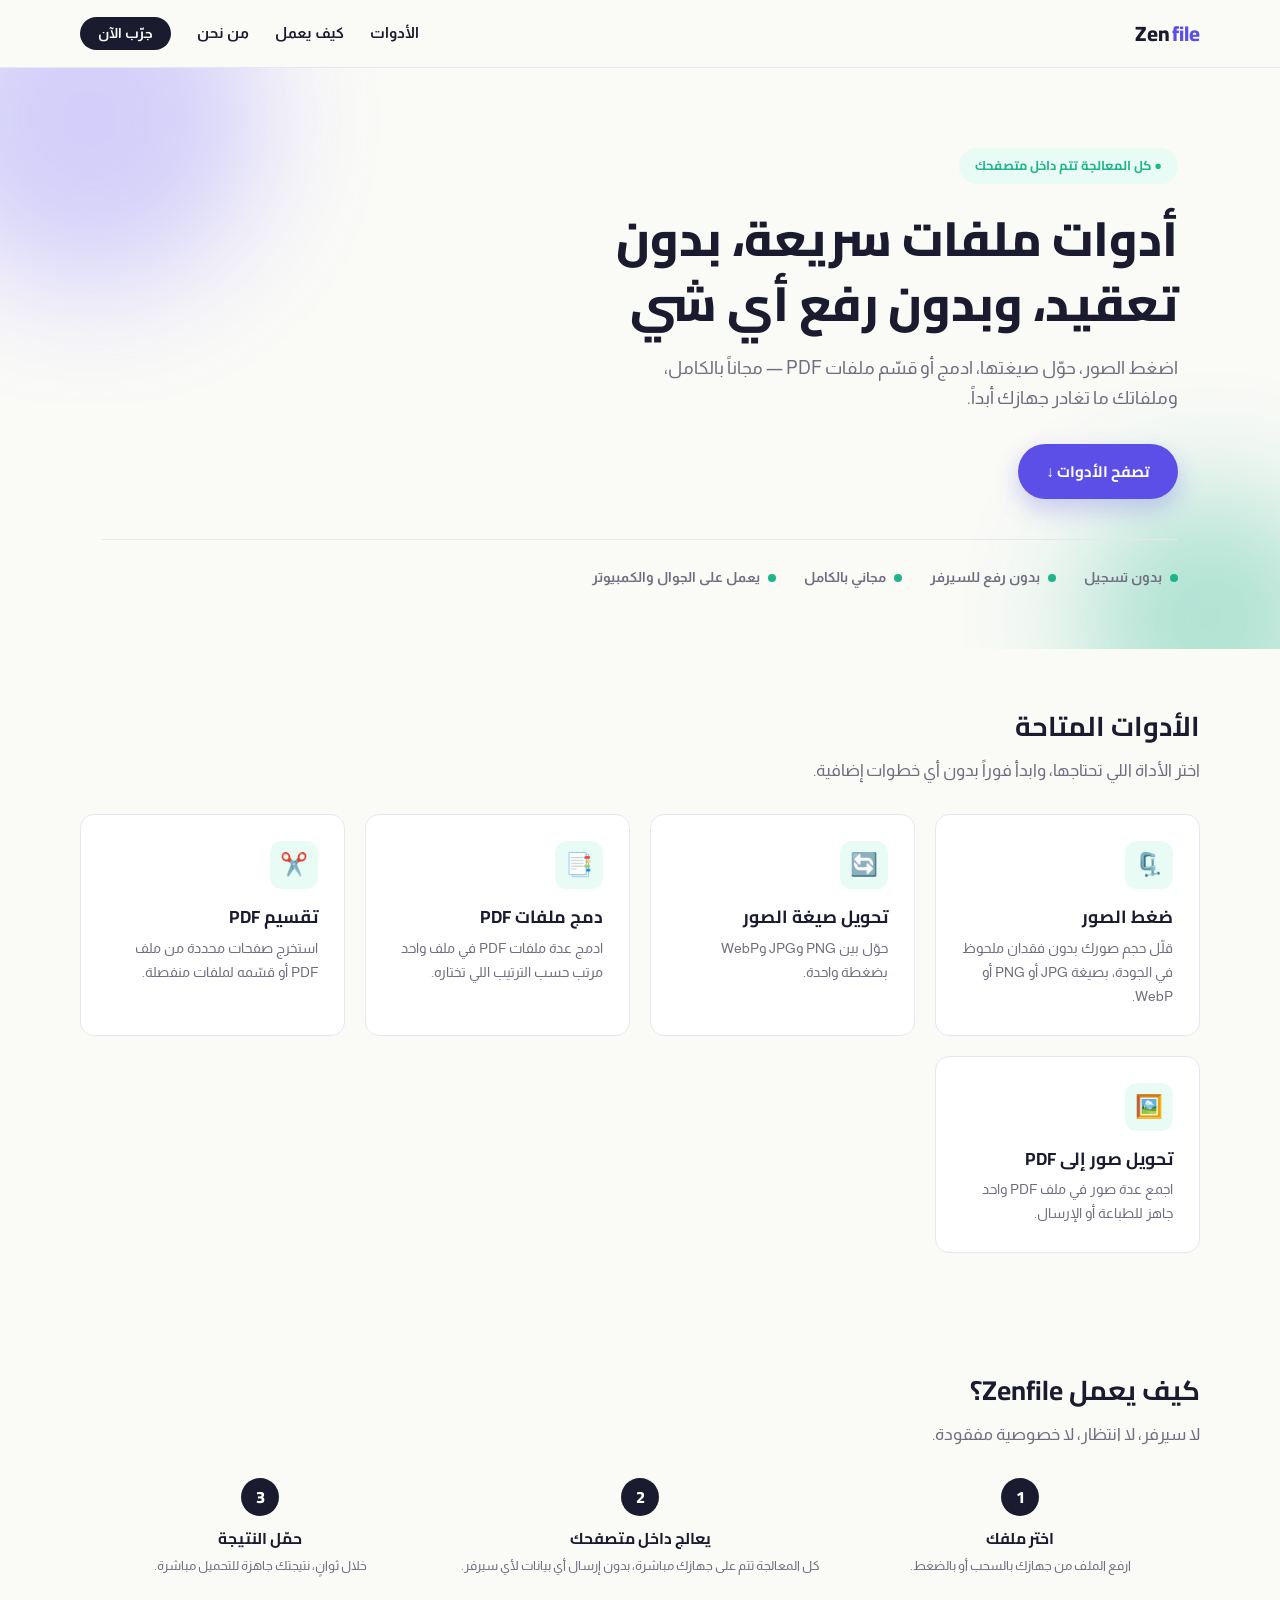
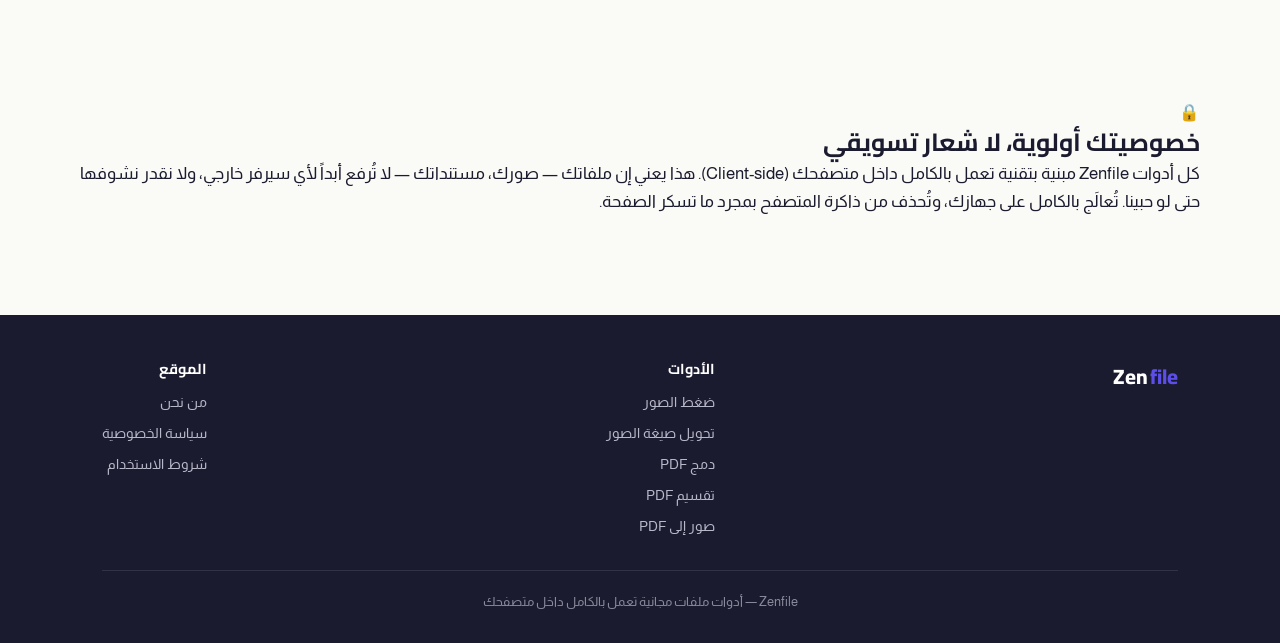
<file: index.html>
<!DOCTYPE html>
<html lang="ar" dir="rtl">
<head>
<meta charset="UTF-8">
<meta name="viewport" content="width=device-width, initial-scale=1.0">
<title>Zenfile — أدوات ملفات مجانية تعمل داخل متصفحك</title>
<meta name="description" content="اضغط الصور، حوّل صيغتها، ادمج أو قسّم ملفات PDF — كل هذا مجاناً وبدون رفع ملفاتك لأي سيرفر.">
<link rel="icon" href="data:image/svg+xml,%3Csvg xmlns='http://www.w3.org/2000/svg' viewBox='0 0 32 32'%3E%3Crect width='32' height='32' rx='9' fill='%235B4FE8'/%3E%3Ccircle cx='16' cy='16' r='7' fill='white' opacity='0.9'/%3E%3C/svg%3E">
<link rel="stylesheet" href="styles.css">
</head>
<body>

<header class="site-header">
  <nav class="container nav">
    <a href="index.html" class="wordmark">Zen<span>file</span></a>
    <button class="nav-toggle" aria-label="فتح القائمة">☰</button>
    <ul class="nav-links">
      <li><a href="index.html#tools">الأدوات</a></li>
      <li><a href="index.html#how">كيف يعمل</a></li>
      <li><a href="about.html">من نحن</a></li>
      <li><a href="tools/compress-image.html" class="nav-cta">جرّب الآن</a></li>
    </ul>
  </nav>
</header>

<section class="hero orb-field">
  <div class="container">
    <span class="eyebrow">● كل المعالجة تتم داخل متصفحك</span>
    <h1>أدوات ملفات سريعة، بدون تعقيد، وبدون رفع أي شي</h1>
    <p>اضغط الصور، حوّل صيغتها، ادمج أو قسّم ملفات PDF — مجاناً بالكامل، وملفاتك ما تغادر جهازك أبداً.</p>
    <a href="#tools" class="btn btn-primary">تصفح الأدوات ↓</a>

    <div class="trust-row">
      <div class="trust-item"><span class="dot"></span> بدون تسجيل</div>
      <div class="trust-item"><span class="dot"></span> بدون رفع للسيرفر</div>
      <div class="trust-item"><span class="dot"></span> مجاني بالكامل</div>
      <div class="trust-item"><span class="dot"></span> يعمل على الجوال والكمبيوتر</div>
    </div>
  </div>
</section>

<section class="section container" id="tools">
  <div class="section-head">
    <h2>الأدوات المتاحة</h2>
    <p>اختر الأداة اللي تحتاجها، وابدأ فوراً بدون أي خطوات إضافية.</p>
  </div>
  <div class="tools-grid">
    <a href="tools/compress-image.html" class="tool-card">
      <div class="tool-icon c-primary">🗜️</div>
      <h3>ضغط الصور</h3>
      <p>قلّل حجم صورك بدون فقدان ملحوظ في الجودة، بصيغة JPG أو PNG أو WebP.</p>
    </a>
    <a href="tools/convert-image.html" class="tool-card">
      <div class="tool-icon c-mint">🔄</div>
      <h3>تحويل صيغة الصور</h3>
      <p>حوّل بين PNG وJPG وWebP بضغطة واحدة.</p>
    </a>
    <a href="tools/merge-pdf.html" class="tool-card">
      <div class="tool-icon c-coral">📑</div>
      <h3>دمج ملفات PDF</h3>
      <p>ادمج عدة ملفات PDF في ملف واحد مرتب حسب الترتيب اللي تختاره.</p>
    </a>
    <a href="tools/split-pdf.html" class="tool-card">
      <div class="tool-icon c-amber">✂️</div>
      <h3>تقسيم PDF</h3>
      <p>استخرج صفحات محددة من ملف PDF أو قسّمه لملفات منفصلة.</p>
    </a>
    <a href="tools/images-to-pdf.html" class="tool-card">
      <div class="tool-icon c-sky">🖼️</div>
      <h3>تحويل صور إلى PDF</h3>
      <p>اجمع عدة صور في ملف PDF واحد جاهز للطباعة أو الإرسال.</p>
    </a>
  </div>
</section>

<section class="section container" id="how">
  <div class="section-head">
    <h2>كيف يعمل Zenfile؟</h2>
    <p>لا سيرفر، لا انتظار، لا خصوصية مفقودة.</p>
  </div>
  <div class="steps-row">
    <div class="step">
      <div class="step-num">1</div>
      <h4>اختر ملفك</h4>
      <p>ارفع الملف من جهازك بالسحب أو بالضغط.</p>
    </div>
    <div class="step">
      <div class="step-num">2</div>
      <h4>يعالج داخل متصفحك</h4>
      <p>كل المعالجة تتم على جهازك مباشرة، بدون إرسال أي بيانات لأي سيرفر.</p>
    </div>
    <div class="step">
      <div class="step-num">3</div>
      <h4>حمّل النتيجة</h4>
      <p>خلال ثوانٍ، نتيجتك جاهزة للتحميل مباشرة.</p>
    </div>
  </div>
</section>

<section class="section container" id="privacy">
  <div class="privacy-card">
    <div class="pc-icon">🔒</div>
    <div>
      <h2>خصوصيتك أولوية، لا شعار تسويقي</h2>
      <p>كل أدوات Zenfile مبنية بتقنية تعمل بالكامل داخل متصفحك (Client-side). هذا يعني إن ملفاتك — صورك، مستنداتك — لا تُرفع أبداً لأي سيرفر خارجي، ولا نقدر نشوفها حتى لو حبينا. تُعالَج بالكامل على جهازك، وتُحذف من ذاكرة المتصفح بمجرد ما تسكر الصفحة.</p>
    </div>
  </div>
</section>

<footer class="site-footer">
  <div class="container">
    <div class="footer-grid">
      <div class="footer-col">
        <div class="wordmark" style="color:#fff;">Zen<span>file</span></div>
      </div>
      <div class="footer-col">
        <h4>الأدوات</h4>
        <a href="tools/compress-image.html">ضغط الصور</a>
        <a href="tools/convert-image.html">تحويل صيغة الصور</a>
        <a href="tools/merge-pdf.html">دمج PDF</a>
        <a href="tools/split-pdf.html">تقسيم PDF</a>
        <a href="tools/images-to-pdf.html">صور إلى PDF</a>
      </div>
      <div class="footer-col">
        <h4>الموقع</h4>
        <a href="about.html">من نحن</a>
        <a href="privacy-policy.html">سياسة الخصوصية</a>
        <a href="terms.html">شروط الاستخدام</a>
      </div>
    </div>
    <div class="footer-bottom">Zenfile — أدوات ملفات مجانية تعمل بالكامل داخل متصفحك</div>
  </div>
</footer>

<script src="main.js"></script>
</body>
</html>
</file>
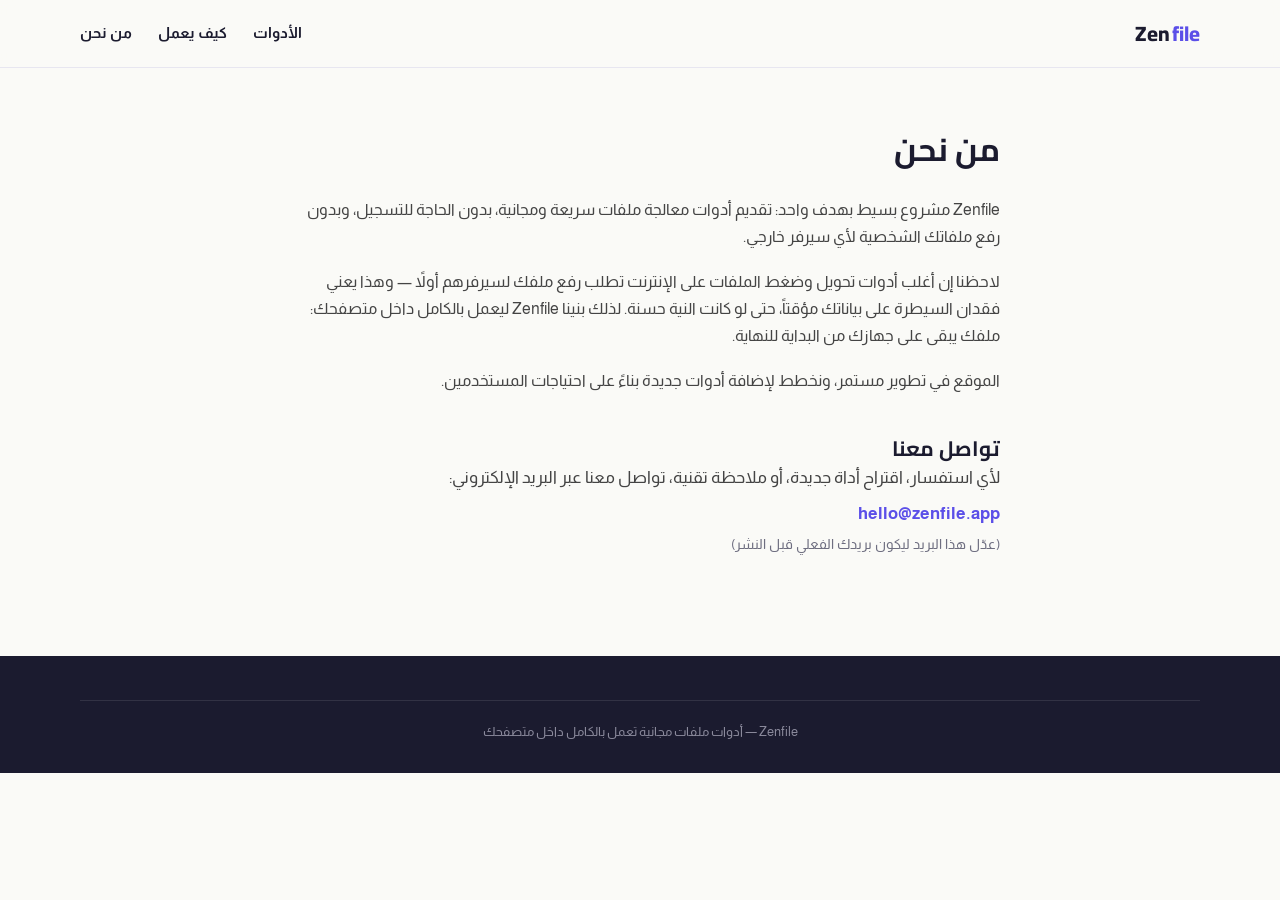
<file: about.html>
<!DOCTYPE html>
<html lang="ar" dir="rtl">
<head>
<meta charset="UTF-8">
<meta name="viewport" content="width=device-width, initial-scale=1.0">
<title>من نحن — Zenfile</title>
<meta name="description" content="تعرّف على Zenfile ورؤيتنا في تقديم أدوات ملفات بسيطة، مجانية، وتحترم خصوصيتك.">
<link rel="icon" href="data:image/svg+xml,%3Csvg xmlns='http://www.w3.org/2000/svg' viewBox='0 0 32 32'%3E%3Crect width='32' height='32' rx='9' fill='%236C5CE8'/%3E%3Ccircle cx='16' cy='16' r='7' fill='white' opacity='0.9'/%3E%3C/svg%3E">
<link rel="stylesheet" href="styles.css">
</head>
<body>

<header class="site-header">
  <nav class="container nav">
    <a href="index.html" class="wordmark">Zen<span>file</span></a>
    <button class="nav-toggle" aria-label="فتح القائمة">☰</button>
    <ul class="nav-links">
      <li><a href="index.html#tools">الأدوات</a></li>
      <li><a href="index.html#how">كيف يعمل</a></li>
      <li><a href="about.html">من نحن</a></li>
    </ul>
  </nav>
</header>

<section class="section container" style="max-width:720px;">
  <h1 style="font-size:2rem; margin-bottom:24px;">من نحن</h1>

  <div style="display:flex; flex-direction:column; gap:18px; color:#444; font-size:1rem;">
    <p>Zenfile مشروع بسيط بهدف واحد: تقديم أدوات معالجة ملفات سريعة ومجانية، بدون الحاجة للتسجيل، وبدون رفع ملفاتك الشخصية لأي سيرفر خارجي.</p>
    <p>لاحظنا إن أغلب أدوات تحويل وضغط الملفات على الإنترنت تطلب رفع ملفك لسيرفرهم أولاً — وهذا يعني فقدان السيطرة على بياناتك مؤقتاً، حتى لو كانت النية حسنة. لذلك بنينا Zenfile ليعمل بالكامل داخل متصفحك: ملفك يبقى على جهازك من البداية للنهاية.</p>
    <p>الموقع في تطوير مستمر، ونخطط لإضافة أدوات جديدة بناءً على احتياجات المستخدمين.</p>
  </div>

  <div class="panel-head" style="margin-top:40px;">
    <h2 style="font-size:1.3rem;">تواصل معنا</h2>
  </div>
  <p style="color:#444;">لأي استفسار، اقتراح أداة جديدة، أو ملاحظة تقنية، تواصل معنا عبر البريد الإلكتروني:</p>
  <p style="margin-top:8px;"><a href="xmanx2464@gmail.com" style="color:var(--primary); font-weight:700;">hello@zenfile.app</a></p>
  <p style="color:var(--muted); font-size:.85rem; margin-top:6px;">(عدّل هذا البريد ليكون بريدك الفعلي قبل النشر)</p>
</section>

<footer class="site-footer">
  <div class="container footer-bottom">Zenfile — أدوات ملفات مجانية تعمل بالكامل داخل متصفحك</div>
</footer>

<script src="main.js"></script>
</body>
            </html>
</file>
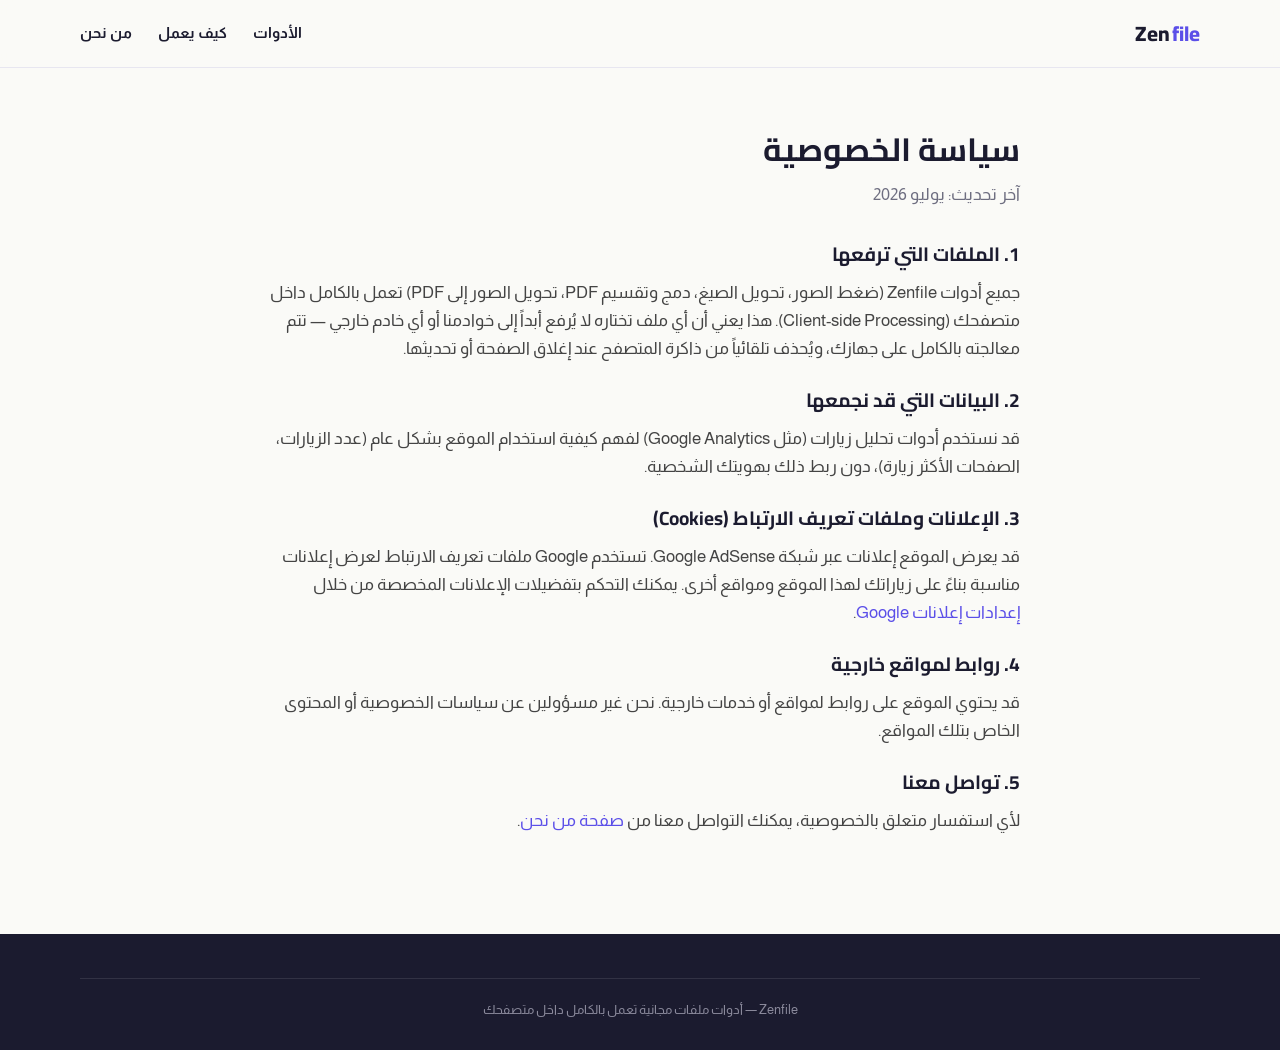
<file: privacy-policy.html>
<!DOCTYPE html>
<html lang="ar" dir="rtl">
<head>
<meta charset="UTF-8">
<meta name="viewport" content="width=device-width, initial-scale=1.0">
<title>سياسة الخصوصية — Zenfile</title>
<meta name="description" content="سياسة الخصوصية الخاصة بموقع Zenfile وكيفية تعاملنا مع بيانات الزوار.">
<link rel="icon" href="data:image/svg+xml,%3Csvg xmlns='http://www.w3.org/2000/svg' viewBox='0 0 32 32'%3E%3Crect width='32' height='32' rx='9' fill='%236C5CE8'/%3E%3Ccircle cx='16' cy='16' r='7' fill='white' opacity='0.9'/%3E%3C/svg%3E">
<link rel="stylesheet" href="styles.css">
</head>
<body>

<header class="site-header">
  <nav class="container nav">
    <a href="index.html" class="wordmark">Zen<span>file</span></a>
    <button class="nav-toggle" aria-label="فتح القائمة">☰</button>
    <ul class="nav-links">
      <li><a href="index.html#tools">الأدوات</a></li>
      <li><a href="index.html#how">كيف يعمل</a></li>
      <li><a href="about.html">من نحن</a></li>
    </ul>
  </nav>
</header>

<section class="section container" style="max-width:760px;">
  <h1 style="font-size:2rem; margin-bottom:8px;">سياسة الخصوصية</h1>
  <p style="color:var(--muted); margin-bottom:34px;">آخر تحديث: يوليو 2026</p>

  <div style="display:flex; flex-direction:column; gap:26px;">
    <div>
      <h2 style="font-size:1.2rem; margin-bottom:10px;">1. الملفات التي ترفعها</h2>
      <p style="color:#444;">جميع أدوات Zenfile (ضغط الصور، تحويل الصيغ، دمج وتقسيم PDF، تحويل الصور إلى PDF) تعمل بالكامل داخل متصفحك (Client-side Processing). هذا يعني أن أي ملف تختاره لا يُرفع أبداً إلى خوادمنا أو أي خادم خارجي — تتم معالجته بالكامل على جهازك، ويُحذف تلقائياً من ذاكرة المتصفح عند إغلاق الصفحة أو تحديثها.</p>
    </div>

    <div>
      <h2 style="font-size:1.2rem; margin-bottom:10px;">2. البيانات التي قد نجمعها</h2>
      <p style="color:#444;">قد نستخدم أدوات تحليل زيارات (مثل Google Analytics) لفهم كيفية استخدام الموقع بشكل عام (عدد الزيارات، الصفحات الأكثر زيارة)، دون ربط ذلك بهويتك الشخصية.</p>
    </div>

    <div>
      <h2 style="font-size:1.2rem; margin-bottom:10px;">3. الإعلانات وملفات تعريف الارتباط (Cookies)</h2>
      <p style="color:#444;">قد يعرض الموقع إعلانات عبر شبكة Google AdSense. تستخدم Google ملفات تعريف الارتباط لعرض إعلانات مناسبة بناءً على زياراتك لهذا الموقع ومواقع أخرى. يمكنك التحكم بتفضيلات الإعلانات المخصصة من خلال <a href="https://adssettings.google.com" target="_blank" rel="noopener" style="color:var(--primary);">إعدادات إعلانات Google</a>.</p>
    </div>

    <div>
      <h2 style="font-size:1.2rem; margin-bottom:10px;">4. روابط لمواقع خارجية</h2>
      <p style="color:#444;">قد يحتوي الموقع على روابط لمواقع أو خدمات خارجية. نحن غير مسؤولين عن سياسات الخصوصية أو المحتوى الخاص بتلك المواقع.</p>
    </div>

    <div>
      <h2 style="font-size:1.2rem; margin-bottom:10px;">5. تواصل معنا</h2>
      <p style="color:#444;">لأي استفسار متعلق بالخصوصية، يمكنك التواصل معنا من <a href="about.html" style="color:var(--primary);">صفحة من نحن</a>.</p>
    </div>
  </div>
</section>

<footer class="site-footer">
  <div class="container footer-bottom">Zenfile — أدوات ملفات مجانية تعمل بالكامل داخل متصفحك</div>
</footer>

<script src="main.js"></script>
</body>
</html>
</file>
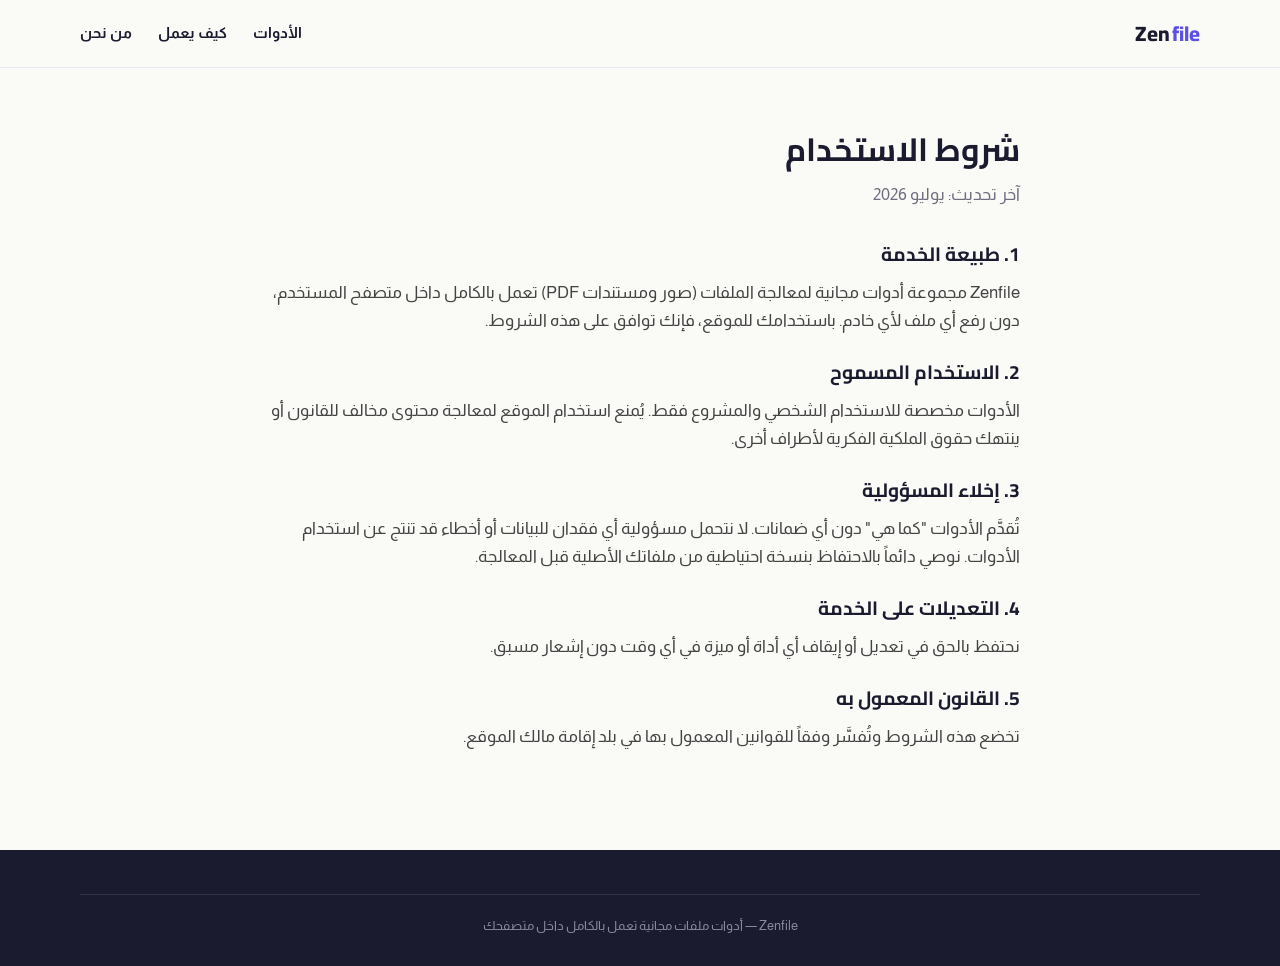
<file: terms.html>
<!DOCTYPE html>
<html lang="ar" dir="rtl">
<head>
<meta charset="UTF-8">
<meta name="viewport" content="width=device-width, initial-scale=1.0">
<title>شروط الاستخدام — Zenfile</title>
<meta name="description" content="شروط استخدام موقع وأدوات Zenfile.">
<link rel="icon" href="data:image/svg+xml,%3Csvg xmlns='http://www.w3.org/2000/svg' viewBox='0 0 32 32'%3E%3Crect width='32' height='32' rx='9' fill='%236C5CE8'/%3E%3Ccircle cx='16' cy='16' r='7' fill='white' opacity='0.9'/%3E%3C/svg%3E">
<link rel="stylesheet" href="styles.css">
</head>
<body>

<header class="site-header">
  <nav class="container nav">
    <a href="index.html" class="wordmark">Zen<span>file</span></a>
    <button class="nav-toggle" aria-label="فتح القائمة">☰</button>
    <ul class="nav-links">
      <li><a href="index.html#tools">الأدوات</a></li>
      <li><a href="index.html#how">كيف يعمل</a></li>
      <li><a href="about.html">من نحن</a></li>
    </ul>
  </nav>
</header>

<section class="section container" style="max-width:760px;">
  <h1 style="font-size:2rem; margin-bottom:8px;">شروط الاستخدام</h1>
  <p style="color:var(--muted); margin-bottom:34px;">آخر تحديث: يوليو 2026</p>

  <div style="display:flex; flex-direction:column; gap:26px;">
    <div>
      <h2 style="font-size:1.2rem; margin-bottom:10px;">1. طبيعة الخدمة</h2>
      <p style="color:#444;">Zenfile مجموعة أدوات مجانية لمعالجة الملفات (صور ومستندات PDF) تعمل بالكامل داخل متصفح المستخدم، دون رفع أي ملف لأي خادم. باستخدامك للموقع، فإنك توافق على هذه الشروط.</p>
    </div>

    <div>
      <h2 style="font-size:1.2rem; margin-bottom:10px;">2. الاستخدام المسموح</h2>
      <p style="color:#444;">الأدوات مخصصة للاستخدام الشخصي والمشروع فقط. يُمنع استخدام الموقع لمعالجة محتوى مخالف للقانون أو ينتهك حقوق الملكية الفكرية لأطراف أخرى.</p>
    </div>

    <div>
      <h2 style="font-size:1.2rem; margin-bottom:10px;">3. إخلاء المسؤولية</h2>
      <p style="color:#444;">تُقدَّم الأدوات "كما هي" دون أي ضمانات. لا نتحمل مسؤولية أي فقدان للبيانات أو أخطاء قد تنتج عن استخدام الأدوات. نوصي دائماً بالاحتفاظ بنسخة احتياطية من ملفاتك الأصلية قبل المعالجة.</p>
    </div>

    <div>
      <h2 style="font-size:1.2rem; margin-bottom:10px;">4. التعديلات على الخدمة</h2>
      <p style="color:#444;">نحتفظ بالحق في تعديل أو إيقاف أي أداة أو ميزة في أي وقت دون إشعار مسبق.</p>
    </div>

    <div>
      <h2 style="font-size:1.2rem; margin-bottom:10px;">5. القانون المعمول به</h2>
      <p style="color:#444;">تخضع هذه الشروط وتُفسَّر وفقاً للقوانين المعمول بها في بلد إقامة مالك الموقع.</p>
    </div>
  </div>
</section>

<footer class="site-footer">
  <div class="container footer-bottom">Zenfile — أدوات ملفات مجانية تعمل بالكامل داخل متصفحك</div>
</footer>

<script src="main.js"></script>
</body>
</html>
</file>
<file: styles.css>
/* ============================================================
   Zenfile — نظام التصميم
   الفكرة: مساحة عمل هادئة واحترافية. لون بنفسجي واثق واحد،
   مساحات بيضاء سخية، وحلقات/فقاعات ناعمة كإشارة بصرية لـ"الهدوء"
   أثناء معالجة الملفات. كل الأدوات تعمل داخل المتصفح فقط.
   ============================================================ */

@import url('https://fonts.googleapis.com/css2?family=Cairo:wght@400;600;700;800&family=Almarai:wght@300;400;700;800&display=swap');

:root{
  --paper:#FAFAF7;
  --card:#FFFFFF;
  --ink:#1B1B2F;
  --muted:#6E6E80;
  --border:#E7E6F0;
  --primary:#5B4FE8;
  --primary-dark:#4438C7;
  --primary-light:#8B7FFF;
  --mint:#1FB58B;
  --mint-bg:#E8FBF4;
  --danger:#E8544F;
  --radius:14px;
  --shadow:0 10px 30px rgba(27,27,47,0.07);
  --shadow-lg:0 20px 50px rgba(27,27,47,0.12);
}

*{box-sizing:border-box; margin:0; padding:0;}
html{scroll-behavior:smooth;}
body{
  background:var(--paper);
  color:var(--ink);
  font-family:'Almarai','IBM Plex Sans Arabic',sans-serif;
  direction:rtl;
  line-height:1.7;
  font-size:16.5px;
}
h1,h2,h3,h4{font-family:'Cairo',sans-serif; line-height:1.35; color:var(--ink);}
a{color:inherit; text-decoration:none;}
img{max-width:100%; display:block;}
button{font-family:inherit; cursor:pointer;}
input,select,textarea{font-family:inherit;}

.container{max-width:1120px; margin:0 auto; padding:0 22px;}
.wordmark{
  font-family:'Cairo',sans-serif; font-weight:800; font-size:1.3rem;
  direction:ltr; display:inline-flex; align-items:center; gap:2px;
}
.wordmark span{color:var(--primary);}

/* ===== خلفية فقاعات ناعمة (توقيع بصري) ===== */
.orb-field{
  position:relative; overflow:hidden;
}
.orb-field::before, .orb-field::after{
  content:''; position:absolute; border-radius:50%; filter:blur(60px);
  opacity:.35; z-index:0; pointer-events:none;
}
.orb-field::before{
  width:340px; height:340px; background:var(--primary-light);
  top:-120px; left:-80px;
}
.orb-field::after{
  width:260px; height:260px; background:var(--mint);
  bottom:-100px; right:-60px;
}
.orb-field > *{position:relative; z-index:1;}

/* ===== الشريط العلوي ===== */
.site-header{
  position:sticky; top:0; z-index:50;
  background:rgba(250,250,247,0.9);
  backdrop-filter:blur(8px);
  border-bottom:1px solid var(--border);
}
.nav{display:flex; align-items:center; justify-content:space-between; padding:16px 0;}
.nav-links{display:flex; align-items:center; gap:26px; list-style:none; font-weight:700; font-size:.92rem;}
.nav-links a:hover{color:var(--primary);}
.nav-cta{
  background:var(--ink); color:#fff; padding:9px 18px; border-radius:999px;
  font-size:.85rem; font-weight:700;
}
.nav-cta:hover{background:var(--primary);}
.nav-toggle{display:none;}

/* ===== أزرار ===== */
.btn{
  display:inline-flex; align-items:center; gap:8px;
  font-family:'Cairo',sans-serif; font-weight:700;
  padding:13px 26px; border-radius:999px; border:2px solid transparent;
  font-size:.95rem; transition:transform .15s ease, box-shadow .2s ease, background .2s ease;
}
.btn:hover{transform:translateY(-2px);}
.btn-primary{background:var(--primary); color:#fff; box-shadow:0 10px 24px rgba(91,79,232,0.28);}
.btn-primary:hover{background:var(--primary-dark);}
.btn-outline{border-color:var(--border); color:var(--ink); background:#fff;}
.btn-outline:hover{border-color:var(--primary); color:var(--primary);}
.btn-full{width:100%; justify-content:center;}
.btn:disabled{opacity:.5; cursor:not-allowed; transform:none;}

/* ===== البطل (الصفحة الرئيسية) ===== */
.hero{padding:80px 0 60px;}
.hero .eyebrow{
  display:inline-flex; align-items:center; gap:8px;
  background:var(--mint-bg); color:var(--mint);
  font-family:'Cairo',sans-serif; font-weight:700; font-size:.8rem;
  padding:7px 16px; border-radius:999px; margin-bottom:22px;
}
.hero h1{font-size:clamp(2rem,5vw,3rem); font-weight:800; margin-bottom:18px; max-width:680px;}
.hero p{color:var(--muted); font-size:1.1rem; max-width:560px; margin-bottom:30px;}

/* ===== شبكة الأدوات ===== */
.tools-grid{
  display:grid; grid-template-columns:repeat(auto-fit,minmax(250px,1fr));
  gap:20px; margin-top:20px;
}
.tool-card{
  background:var(--card); border:1px solid var(--border); border-radius:var(--radius);
  padding:26px; transition:transform .2s ease, box-shadow .2s ease, border-color .2s ease;
}
.tool-card:hover{transform:translateY(-4px); box-shadow:var(--shadow-lg); border-color:var(--primary-light);}
.tool-icon{
  width:48px; height:48px; border-radius:12px;
  background:var(--mint-bg); color:var(--mint);
  display:flex; align-items:center; justify-content:center;
  font-size:1.4rem; margin-bottom:16px;
}
.tool-card h3{font-size:1.1rem; margin-bottom:8px;}
.tool-card p{color:var(--muted); font-size:.88rem; margin-bottom:0;}

/* ===== شارات الثقة ===== */
.trust-row{
  display:flex; gap:28px; flex-wrap:wrap; margin-top:40px;
  padding-top:26px; border-top:1px solid var(--border);
}
.trust-item{display:flex; align-items:center; gap:8px; font-size:.85rem; color:var(--muted); font-weight:700;}
.trust-item .dot{width:8px; height:8px; border-radius:50%; background:var(--mint);}

/* ===== قسم عام ===== */
.section{padding:60px 0;}
.section-head{margin-bottom:30px;}
.section-head h2{font-size:1.7rem; margin-bottom:10px;}
.section-head p{color:var(--muted);}

/* ===== صفحة أداة ===== */
.tool-page-head{padding:50px 0 30px; text-align:center;}
.tool-page-head .tool-icon{margin:0 auto 18px;}
.tool-page-head h1{font-size:1.9rem; margin-bottom:10px;}
.tool-page-head p{color:var(--muted); max-width:520px; margin:0 auto;}

.tool-workspace{
  max-width:720px; margin:0 auto 60px;
  background:var(--card); border:1px solid var(--border); border-radius:20px;
  padding:clamp(20px,4vw,40px); box-shadow:var(--shadow);
}

.dropzone{
  border:2px dashed var(--border); border-radius:16px;
  padding:44px 20px; text-align:center; cursor:pointer;
  transition:border-color .2s ease, background .2s ease;
}
.dropzone:hover, .dropzone.dragover{border-color:var(--primary); background:#F6F5FF;}
.dropzone .dz-icon{font-size:2.2rem; margin-bottom:12px;}
.dropzone h3{font-size:1.05rem; margin-bottom:6px;}
.dropzone p{color:var(--muted); font-size:.85rem;}
.dropzone input[type=file]{display:none;}

.file-list{margin-top:20px; display:flex; flex-direction:column; gap:10px;}
.file-row{
  display:flex; align-items:center; justify-content:space-between; gap:12px;
  background:var(--paper); border:1px solid var(--border); border-radius:10px;
  padding:12px 16px; font-size:.88rem;
}
.file-row .fr-name{font-weight:700; overflow:hidden; text-overflow:ellipsis; white-space:nowrap; max-width:220px;}
.file-row .fr-meta{color:var(--muted); font-size:.78rem;}
.file-row .fr-remove{color:var(--danger); font-weight:700; font-size:.8rem; flex:none;}

.control-row{display:flex; align-items:center; gap:14px; margin:22px 0; flex-wrap:wrap;}
.control-row label{font-weight:700; font-size:.9rem;}
input[type=range]{flex:1; accent-color:var(--primary);}
.quality-badge{
  font-family:'Cairo',sans-serif; font-weight:800; color:var(--primary);
  background:#F0EEFF; padding:4px 12px; border-radius:999px; font-size:.85rem;
}
select{
  border:1px solid var(--border); border-radius:8px; padding:9px 12px; font-size:.9rem; background:#fff;
}

.progress-wrap{margin:18px 0; display:none;}
.progress-wrap.active{display:block;}
.progress-bar{height:8px; border-radius:99px; background:var(--border); overflow:hidden;}
.progress-bar-fill{height:100%; width:0%; background:var(--primary); transition:width .2s ease;}
.progress-label{font-size:.8rem; color:var(--muted); margin-top:6px;}

.result-box{
  margin-top:22px; padding:20px; border-radius:14px; background:var(--mint-bg);
  display:none; align-items:center; justify-content:space-between; gap:14px; flex-wrap:wrap;
}
.result-box.active{display:flex;}
.result-box .rb-text b{display:block; color:var(--mint); font-family:'Cairo',sans-serif;}
.result-box .rb-text span{font-size:.82rem; color:var(--muted);}

.privacy-note{
  display:flex; align-items:center; gap:10px; margin-top:24px;
  font-size:.82rem; color:var(--muted); background:var(--paper);
  border:1px solid var(--border); border-radius:10px; padding:12px 16px;
}

/* ===== كيف يعمل ===== */
.steps-row{display:grid; grid-template-columns:repeat(auto-fit,minmax(180px,1fr)); gap:20px;}
.step{text-align:center;}
.step .step-num{
  width:38px; height:38px; border-radius:50%; background:var(--ink); color:#fff;
  display:flex; align-items:center; justify-content:center; margin:0 auto 12px;
  font-family:'Cairo',sans-serif; font-weight:800;
}
.step h4{font-size:.98rem; margin-bottom:6px;}
.step p{color:var(--muted); font-size:.82rem;}

/* ===== التذييل ===== */
.site-footer{
  background:var(--ink); color:#B9B8C9; padding:44px 0 30px; margin-top:40px;
}
.footer-grid{display:flex; justify-content:space-between; flex-wrap:wrap; gap:24px; margin-bottom:24px;}
.footer-col h4{color:#fff; font-size:.9rem; margin-bottom:12px;}
.footer-col a{display:block; color:#B9B8C9; font-size:.85rem; margin-bottom:8px;}
.footer-col a:hover{color:#fff;}
.footer-bottom{
  border-top:1px solid rgba(255,255,255,0.1); padding-top:20px;
  font-size:.8rem; text-align:center; color:#8B8A9C;
}

/* ===== استجابة ===== */
@media(max-width:720px){
  .nav-links{
    position:fixed; inset:0 0 0 auto; right:0; top:0; height:100vh; width:75%;
    background:var(--ink); flex-direction:column; align-items:flex-start; padding:100px 30px;
    transform:translateX(100%); transition:transform .3s ease; z-index:60;
  }
  .nav-links.open{transform:translateX(0);}
  .nav-links a{color:#fff;}
  .nav-cta{order:-1;}
  .nav-toggle{
    display:block; background:none; border:none; font-size:1.5rem; z-index:70; color:var(--ink);
  }
  .hero{padding:50px 0 40px;}
}

@media (prefers-reduced-motion: no-preference){
  .tool-card{animation:fadeUp .5s ease both;}
  @keyframes fadeUp{ from{opacity:0; transform:translateY(12px);} to{opacity:1; transform:translateY(0);} }
}
:focus-visible{outline:3px solid var(--primary); outline-offset:2px;}
</file>
